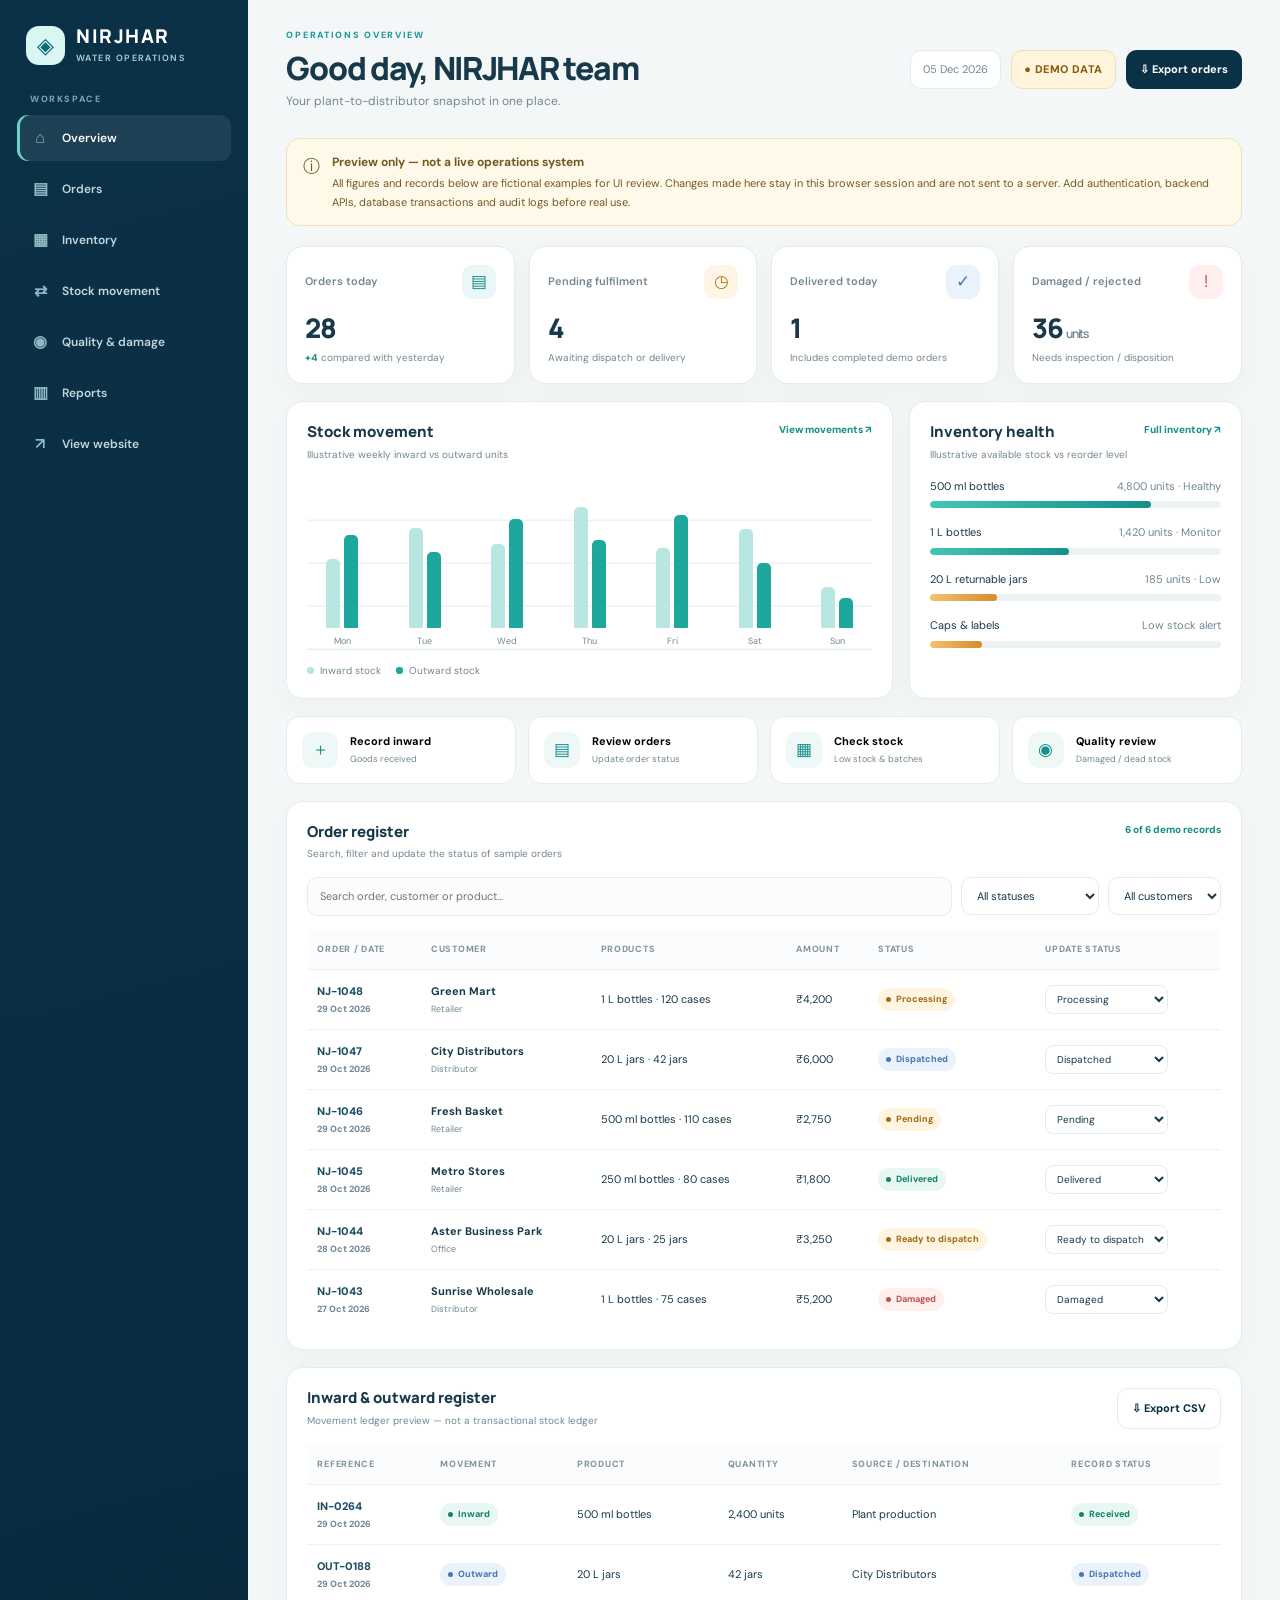
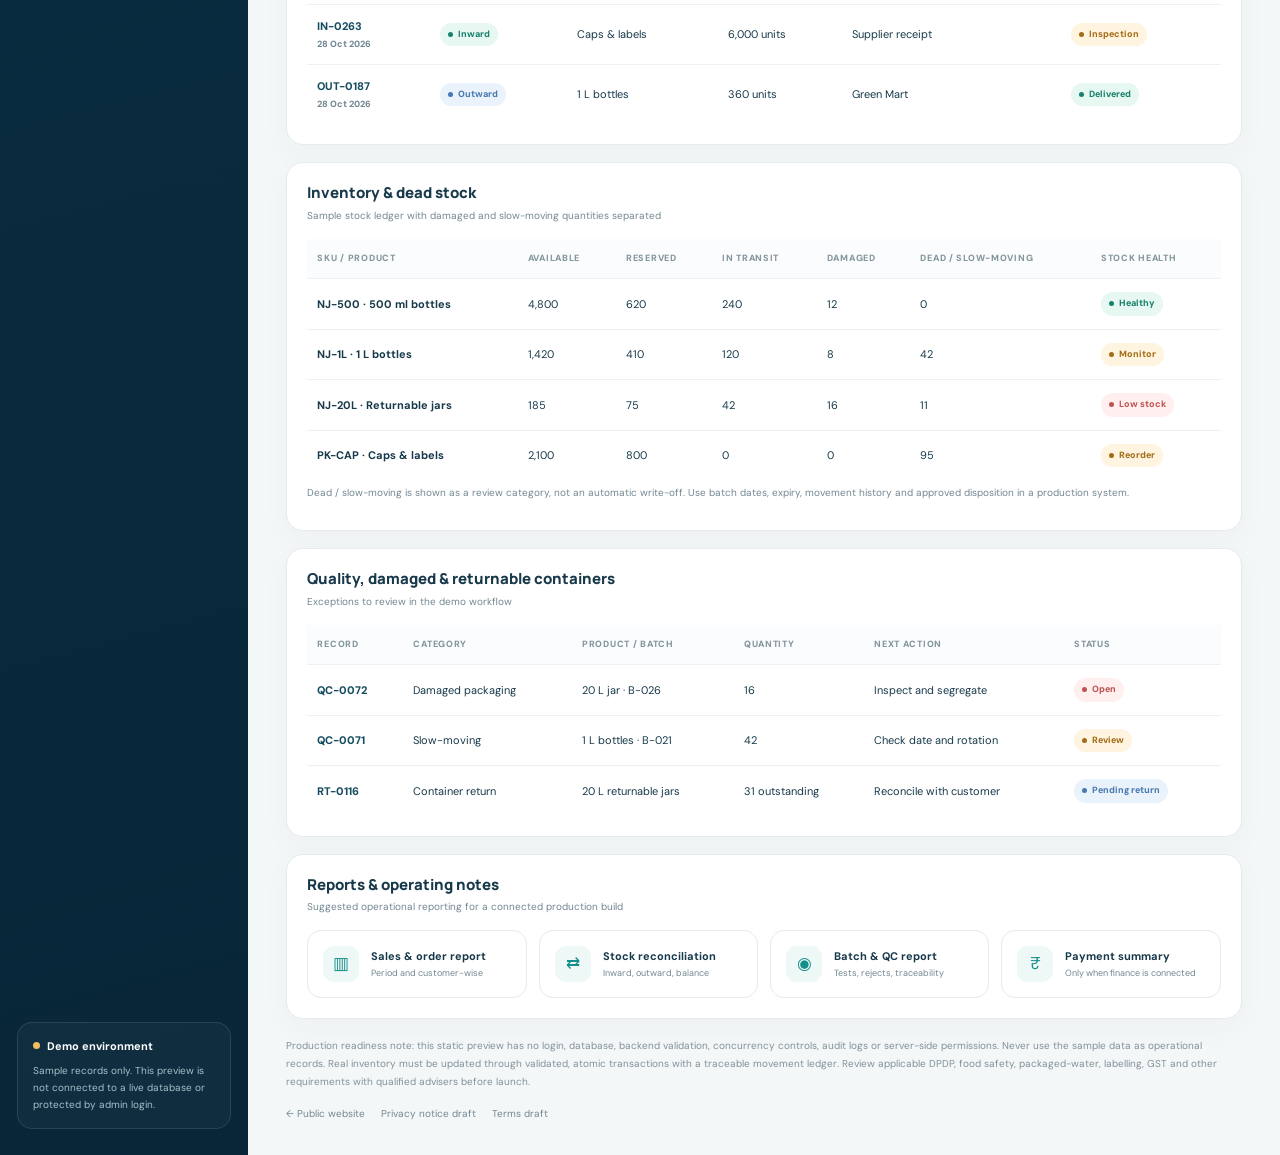
<file: admin.html>
<!doctype html>
<html lang="en">
<head>
<meta charset="utf-8"><meta name="viewport" content="width=device-width,initial-scale=1">
<meta name="theme-color" content="#0b3147"><title>NIRJHAR | Operations Dashboard Preview</title>
<link rel="preconnect" href="https://fonts.googleapis.com"><link rel="preconnect" href="https://fonts.gstatic.com" crossorigin><link href="https://fonts.googleapis.com/css2?family=DM+Sans:wght@400;500;600;700&family=Manrope:wght@500;600;700;800&display=swap" rel="stylesheet">
<style>
:root{--navy:#0b3147;--navy2:#164c61;--teal:#16a89d;--mint:#e5f7f3;--bg:#f4f7f8;--ink:#17394a;--muted:#728792;--line:#e4ecef;--white:#fff;--amber:#bd7b19;--red:#c45454;--shadow:0 10px 30px #183b4b08}*{box-sizing:border-box}html{scroll-behavior:smooth;scroll-padding-top:22px}body{margin:0;font:14px/1.5 'DM Sans',sans-serif;background:var(--bg);color:var(--ink)}button,input,select{font:inherit}button,a{touch-action:manipulation}a{color:inherit;text-decoration:none}.layout{display:grid;grid-template-columns:248px minmax(0,1fr);min-height:100vh}.side{background:linear-gradient(165deg,#0b3147,#082638);color:#fff;padding:26px 17px;display:flex;flex-direction:column;gap:28px}.brand{display:flex;gap:11px;align-items:center;padding:0 9px}.brand-icon{width:39px;height:39px;border-radius:13px;background:#d9f6f2;color:#0a6c78;display:grid;place-items:center;font-size:22px}.brand-name{font:800 19px/1.1 Manrope,sans-serif;letter-spacing:.08em}.brand small{display:block;color:#a8d7da;font:600 9px/1.6 'DM Sans',sans-serif;letter-spacing:.16em;margin-top:4px}.nav-label{padding:0 13px;color:#7ea4b1;font-size:9px;font-weight:800;letter-spacing:.18em;text-transform:uppercase;margin-bottom:8px}.nav{display:grid;gap:5px}.nav a{display:flex;align-items:center;gap:12px;padding:11px 13px;border-radius:11px;color:#c3d7df;font-size:12px;font-weight:600;transition:background .2s,color .2s}.nav a:hover,.nav a.active{background:#ffffff14;color:#fff}.nav a.active{box-shadow:inset 3px 0 #62d3c7}.nav-ico{width:20px;text-align:center;font-size:16px;color:#8db9c4}.side-bottom{margin-top:auto;border:1px solid #ffffff1b;background:#ffffff09;border-radius:15px;padding:15px}.status-line{display:flex;align-items:center;gap:7px;font-size:11px;font-weight:700}.status-dot{width:7px;height:7px;background:#f0bd61;border-radius:50%}.side-bottom p{font-size:10px;color:#a5c0ca;margin:8px 0 0;line-height:1.7}.main{min-width:0;padding:29px clamp(18px,3vw,42px) 34px}.topbar{display:flex;align-items:center;justify-content:space-between;gap:16px;margin-bottom:28px}.heading-kicker{color:#179b98;font-size:9px;font-weight:800;letter-spacing:.19em;text-transform:uppercase}.topbar h1{font:800 clamp(24px,2.6vw,32px)/1.2 Manrope,sans-serif;letter-spacing:-.04em;margin:6px 0 5px}.subhead{font-size:12px;color:var(--muted)}.top-actions{display:flex;align-items:center;gap:10px}.date-chip,.demo-chip{border:1px solid var(--line);background:white;padding:10px 12px;border-radius:11px;font-size:11px;color:var(--muted);white-space:nowrap}.demo-chip{background:#fff4dc;border-color:#f2dfb3;color:#8a5c12;font-weight:800;letter-spacing:.04em}.button{border:0;background:var(--navy);color:#fff;padding:11px 14px;border-radius:11px;font-size:11px;font-weight:800;cursor:pointer;display:inline-flex;align-items:center;justify-content:center;gap:8px}.button:hover{background:#164c61}.button.secondary{background:#fff;color:var(--navy);border:1px solid var(--line)}.button:focus-visible,input:focus-visible,select:focus-visible{outline:3px solid #69cfc6;outline-offset:2px}.banner{display:flex;align-items:flex-start;gap:12px;background:#fff9ea;border:1px solid #f0e0b8;color:#735a25;border-radius:14px;padding:13px 16px;margin-bottom:20px;font-size:11px;line-height:1.7}.banner strong{display:block;font-size:12px;margin-bottom:2px}.banner-icon{font-size:17px}.kpis{display:grid;grid-template-columns:repeat(4,minmax(0,1fr));gap:14px}.kpi{background:white;border:1px solid var(--line);border-radius:17px;padding:18px;box-shadow:var(--shadow);min-width:0}.kpi-top{display:flex;justify-content:space-between;align-items:center;gap:8px}.kpi-label{color:var(--muted);font-size:11px;font-weight:600}.kpi-icon{width:34px;height:34px;display:grid;place-items:center;border-radius:11px;background:#eaf7f6;color:#168f8a;font-size:17px}.kpi-icon.amber{background:#fff5e6;color:#b8791d}.kpi-icon.blue{background:#eaf2fb;color:#487ab4}.kpi-icon.red{background:#fff0ef;color:#c45454}.kpi-value{font:800 27px/1.2 Manrope,sans-serif;letter-spacing:-.05em;margin:13px 0 6px}.kpi-foot{font-size:10px;color:var(--muted)}.kpi-foot b{color:#188a7b}.panels{display:grid;grid-template-columns:minmax(0,1.55fr) minmax(260px,.85fr);gap:16px;margin-top:17px}.panel{background:#fff;border:1px solid var(--line);border-radius:17px;padding:20px;min-width:0;box-shadow:var(--shadow)}.panel-head{display:flex;align-items:flex-start;justify-content:space-between;gap:12px;margin-bottom:16px}.panel h2{font:800 15px/1.3 Manrope,sans-serif;margin:0}.panel-sub{color:var(--muted);font-size:10px;margin-top:5px}.tiny-link{color:#168f8a;font-size:10px;font-weight:800;white-space:nowrap}.activity-chart{height:172px;display:flex;align-items:end;gap:clamp(7px,1.5vw,17px);padding:13px 2px 0;border-bottom:1px solid var(--line);background:repeating-linear-gradient(to bottom,transparent 0,transparent 41px,#edf2f4 42px,#edf2f4 43px)}.chart-col{height:100%;flex:1;display:flex;align-items:center;justify-content:end;flex-direction:column;gap:7px;min-width:0}.bar-pair{height:calc(100% - 18px);width:100%;display:flex;align-items:end;justify-content:center;gap:4px}.bar-pair i{display:block;width:min(14px,42%);border-radius:5px 5px 1px 1px;background:#b8e7e1}.bar-pair i:nth-child(2){background:#1da79d}.chart-col label{font-size:9px;color:var(--muted);padding-bottom:0}.legend{display:flex;gap:15px;margin-top:13px;font-size:10px;color:var(--muted)}.legend span{display:flex;align-items:center;gap:6px}.legend i{width:7px;height:7px;border-radius:3px;background:#b8e7e1}.legend .teal{background:#1da79d}.stock-list{display:grid;gap:16px}.stock-item-head{display:flex;justify-content:space-between;gap:10px;font-size:11px;margin-bottom:7px}.stock-item-head span:last-child{color:var(--muted)}.progress{height:7px;background:#edf2f4;border-radius:20px;overflow:hidden}.progress span{height:100%;display:block;background:linear-gradient(90deg,#42c6b6,#158f8b);border-radius:20px}.progress.low span{background:linear-gradient(90deg,#f4c16d,#d58c2d)}.quick-grid{display:grid;grid-template-columns:repeat(4,minmax(0,1fr));gap:12px;margin-top:17px}.quick-action{background:white;border:1px solid var(--line);border-radius:14px;padding:15px;text-align:left;cursor:pointer;display:flex;align-items:center;gap:12px;min-width:0}.quick-action:hover{border-color:#a9dcd7;box-shadow:var(--shadow)}.quick-icon{width:36px;height:36px;flex:0 0 36px;border-radius:11px;background:#edf8f7;color:#168f8a;display:grid;place-items:center;font-size:17px}.quick-action b,.quick-action small{display:block}.quick-action b{font-size:11px}.quick-action small{font-size:9px;color:var(--muted);margin-top:3px}.data-panel{margin-top:17px}.toolbar{display:flex;align-items:center;gap:9px;flex-wrap:wrap;margin:14px 0}.search{position:relative;flex:1;min-width:170px}.search input{width:100%;border:1px solid var(--line);border-radius:10px;padding:10px 12px;background:#fbfcfd;color:var(--ink);font-size:11px}.toolbar select{border:1px solid var(--line);border-radius:10px;padding:10px 11px;background:#fff;color:var(--ink);font-size:11px}.table-wrap{overflow:auto;width:100%}table{border-collapse:collapse;width:100%;white-space:nowrap}th,td{text-align:left;padding:13px 10px;border-bottom:1px solid #edf1f3;font-size:11px}th{font-size:9px;letter-spacing:.08em;text-transform:uppercase;color:#82949c;font-weight:800;background:#fbfcfd}tbody tr:last-child td{border-bottom:0}tbody tr:hover{background:#fbfdfd}.order-id{font-weight:800;color:#164c61}.customer{font-weight:700}.subcell{display:block;font-size:9px;color:var(--muted);margin-top:3px}.pill{display:inline-flex;align-items:center;gap:5px;border-radius:100px;padding:5px 8px;font-size:9px;font-weight:800;background:#e7f7f1;color:#18816d}.pill:before{content:"";width:5px;height:5px;border-radius:50%;background:currentColor}.pill.pending{background:#fff4df;color:#a36c17}.pill.transit{background:#eaf2fb;color:#4778b1}.pill.danger{background:#fff0ef;color:#bd5353}.pill.neutral{background:#eef2f4;color:#607681}.status-select{border:1px solid var(--line);border-radius:8px;padding:6px 7px;background:#fff;font-size:10px;color:var(--ink);max-width:145px}.empty{padding:28px;text-align:center;color:var(--muted);font-size:12px}.section-anchor{scroll-margin-top:20px}.footnote{font-size:10px;color:#80919a;margin:18px 0 0;line-height:1.8}.footer-links{display:flex;gap:16px;flex-wrap:wrap;margin-top:15px;font-size:10px;color:var(--muted)}.toast{position:fixed;right:22px;bottom:22px;background:#0b3147;color:#fff;padding:13px 17px;border-radius:12px;box-shadow:0 12px 32px #001d2a33;font-size:12px;z-index:5;display:none;max-width:min(400px,calc(100vw - 40px))}.toast.show{display:block}.mobile-brand{display:none}
@media(max-width:1100px){.layout{grid-template-columns:210px minmax(0,1fr)}.side{padding:22px 12px}.kpis{grid-template-columns:repeat(2,minmax(0,1fr))}.panels{grid-template-columns:1fr}.quick-grid{grid-template-columns:repeat(2,minmax(0,1fr))}}
@media(max-width:650px){.layout{display:block}.side{padding:13px 14px;gap:12px}.brand{padding:0 2px}.brand-icon{width:34px;height:34px}.brand-name{font-size:16px}.nav-label,.side-bottom{display:none}.nav{display:flex;overflow:auto;gap:5px}.nav a{flex:0 0 auto;padding:9px 10px;font-size:10px}.nav-ico{display:none}.main{padding:22px 14px}.topbar{align-items:flex-start;flex-direction:column;margin-bottom:18px}.top-actions{width:100%;flex-wrap:wrap}.date-chip{display:none}.demo-chip{font-size:9px}.kpis{gap:9px}.kpi{padding:13px;border-radius:14px}.kpi-value{font-size:23px}.kpi-label{font-size:10px}.kpi-icon{width:29px;height:29px}.panel{padding:15px;border-radius:14px}.quick-grid{gap:8px}.quick-action{padding:11px;gap:8px}.quick-icon{width:30px;height:30px;flex-basis:30px}.quick-action b{font-size:10px}.banner{padding:11px}.table-wrap{margin:0 -3px}.toolbar{align-items:stretch}.search{flex-basis:100%}.toolbar select{flex:1;min-width:0}.activity-chart{gap:5px}.footnote{font-size:9px}}
@media(prefers-reduced-motion:reduce){html{scroll-behavior:auto}*,*:before,*:after{transition:none!important}}
</style></head>
<body><div class="layout">
<aside class="side"><a class="brand" href="index.html"><span class="brand-icon">◈</span><span class="brand-name">NIRJHAR<small>WATER OPERATIONS</small></span></a>
<div><div class="nav-label">Workspace</div><nav class="nav" aria-label="Dashboard navigation"><a class="active" href="#overview"><span class="nav-ico">⌂</span>Overview</a><a href="#orders"><span class="nav-ico">▤</span>Orders</a><a href="#inventory"><span class="nav-ico">▦</span>Inventory</a><a href="#movement"><span class="nav-ico">⇄</span>Stock movement</a><a href="#quality"><span class="nav-ico">◉</span>Quality & damage</a><a href="#reports"><span class="nav-ico">▥</span>Reports</a><a href="index.html"><span class="nav-ico">↗</span>View website</a></nav></div>
<div class="side-bottom"><div class="status-line"><span class="status-dot"></span> Demo environment</div><p>Sample records only. This preview is not connected to a live database or protected by admin login.</p></div></aside>
<main class="main" id="overview"><header class="topbar"><div><div class="heading-kicker">Operations overview</div><h1>Good day, NIRJHAR team</h1><div class="subhead">Your plant-to-distributor snapshot in one place.</div></div><div class="top-actions"><span class="date-chip" id="todayLabel">Today</span><span class="demo-chip">● DEMO DATA</span><button class="button" id="exportOrders">⇩ Export orders</button></div></header>
<div class="banner"><span class="banner-icon">ⓘ</span><div><strong>Preview only — not a live operations system</strong>All figures and records below are fictional examples for UI review. Changes made here stay in this browser session and are not sent to a server. Add authentication, backend APIs, database transactions and audit logs before real use.</div></div>
<section class="kpis" aria-label="Operations metrics">
<div class="kpi"><div class="kpi-top"><span class="kpi-label">Orders today</span><span class="kpi-icon">▤</span></div><div class="kpi-value" id="metricOrders">28</div><div class="kpi-foot"><b>+4</b> compared with yesterday</div></div>
<div class="kpi"><div class="kpi-top"><span class="kpi-label">Pending fulfilment</span><span class="kpi-icon amber">◷</span></div><div class="kpi-value" id="metricPending">7</div><div class="kpi-foot">Awaiting dispatch or delivery</div></div>
<div class="kpi"><div class="kpi-top"><span class="kpi-label">Delivered today</span><span class="kpi-icon blue">✓</span></div><div class="kpi-value" id="metricDelivered">16</div><div class="kpi-foot">Includes completed demo orders</div></div>
<div class="kpi"><div class="kpi-top"><span class="kpi-label">Damaged / rejected</span><span class="kpi-icon red">!</span></div><div class="kpi-value">36 <small style="font-size:12px;color:var(--muted);font-weight:600">units</small></div><div class="kpi-foot">Needs inspection / disposition</div></div>
</section>
<section class="panels"><article class="panel"><div class="panel-head"><div><h2>Stock movement</h2><div class="panel-sub">Illustrative weekly inward vs outward units</div></div><a class="tiny-link" href="#movement">View movements ↗</a></div><div class="activity-chart" aria-label="Illustrative stock movement chart"><div class="chart-col"><div class="bar-pair"><i style="height:50%"></i><i style="height:68%"></i></div><label>Mon</label></div><div class="chart-col"><div class="bar-pair"><i style="height:73%"></i><i style="height:55%"></i></div><label>Tue</label></div><div class="chart-col"><div class="bar-pair"><i style="height:61%"></i><i style="height:79%"></i></div><label>Wed</label></div><div class="chart-col"><div class="bar-pair"><i style="height:88%"></i><i style="height:64%"></i></div><label>Thu</label></div><div class="chart-col"><div class="bar-pair"><i style="height:58%"></i><i style="height:82%"></i></div><label>Fri</label></div><div class="chart-col"><div class="bar-pair"><i style="height:72%"></i><i style="height:47%"></i></div><label>Sat</label></div><div class="chart-col"><div class="bar-pair"><i style="height:30%"></i><i style="height:22%"></i></div><label>Sun</label></div></div><div class="legend"><span><i></i> Inward stock</span><span><i class="teal"></i> Outward stock</span></div></article>
<article class="panel" id="inventory"><div class="panel-head"><div><h2>Inventory health</h2><div class="panel-sub">Illustrative available stock vs reorder level</div></div><a class="tiny-link" href="#stockTable">Full inventory ↗</a></div><div class="stock-list"><div><div class="stock-item-head"><span>500 ml bottles</span><span>4,800 units · Healthy</span></div><div class="progress"><span style="width:76%"></span></div></div><div><div class="stock-item-head"><span>1 L bottles</span><span>1,420 units · Monitor</span></div><div class="progress"><span style="width:48%"></span></div></div><div><div class="stock-item-head"><span>20 L returnable jars</span><span>185 units · Low</span></div><div class="progress low"><span style="width:23%"></span></div></div><div><div class="stock-item-head"><span>Caps & labels</span><span>Low stock alert</span></div><div class="progress low"><span style="width:18%"></span></div></div></div></article></section>
<section class="quick-grid" aria-label="Quick actions"><button class="quick-action" data-jump="movement"><span class="quick-icon">＋</span><span><b>Record inward</b><small>Goods received</small></span></button><button class="quick-action" data-jump="orders"><span class="quick-icon">▤</span><span><b>Review orders</b><small>Update order status</small></span></button><button class="quick-action" data-jump="stockTable"><span class="quick-icon">▦</span><span><b>Check stock</b><small>Low stock & batches</small></span></button><button class="quick-action" data-jump="quality"><span class="quick-icon">◉</span><span><b>Quality review</b><small>Damaged / dead stock</small></span></button></section>
<section class="panel data-panel section-anchor" id="orders"><div class="panel-head"><div><h2>Order register</h2><div class="panel-sub">Search, filter and update the status of sample orders</div></div><span class="tiny-link" id="orderCount">6 demo records</span></div><div class="toolbar"><div class="search"><input id="orderSearch" type="search" placeholder="Search order, customer or product…" aria-label="Search orders"></div><select id="statusFilter" aria-label="Filter by order status"><option value="all">All statuses</option><option>Pending</option><option>Processing</option><option>Ready to dispatch</option><option>Dispatched</option><option>Delivered</option><option>Damaged</option></select><select id="typeFilter" aria-label="Filter by customer type"><option value="all">All customers</option><option>Retailer</option><option>Distributor</option><option>Office</option></select></div><div class="table-wrap"><table><thead><tr><th>Order / date</th><th>Customer</th><th>Products</th><th>Amount</th><th>Status</th><th>Update status</th></tr></thead><tbody id="ordersBody"></tbody></table><div class="empty" id="ordersEmpty" hidden>No matching orders. Try another search or filter.</div></div></section>
<section class="panel data-panel section-anchor" id="movement"><div class="panel-head"><div><h2>Inward & outward register</h2><div class="panel-sub">Movement ledger preview — not a transactional stock ledger</div></div><button class="button secondary" id="exportMovement">⇩ Export CSV</button></div><div class="table-wrap"><table><thead><tr><th>Reference</th><th>Movement</th><th>Product</th><th>Quantity</th><th>Source / destination</th><th>Record status</th></tr></thead><tbody><tr><td class="order-id">IN-0264<span class="subcell">29 Oct 2026</span></td><td><span class="pill">Inward</span></td><td>500 ml bottles</td><td>2,400 units</td><td>Plant production</td><td><span class="pill">Received</span></td></tr><tr><td class="order-id">OUT-0188<span class="subcell">29 Oct 2026</span></td><td><span class="pill transit">Outward</span></td><td>20 L jars</td><td>42 jars</td><td>City Distributors</td><td><span class="pill transit">Dispatched</span></td></tr><tr><td class="order-id">IN-0263<span class="subcell">28 Oct 2026</span></td><td><span class="pill">Inward</span></td><td>Caps & labels</td><td>6,000 units</td><td>Supplier receipt</td><td><span class="pill pending">Inspection</span></td></tr><tr><td class="order-id">OUT-0187<span class="subcell">28 Oct 2026</span></td><td><span class="pill transit">Outward</span></td><td>1 L bottles</td><td>360 units</td><td>Green Mart</td><td><span class="pill">Delivered</span></td></tr></tbody></table></div></section>
<section class="panel data-panel section-anchor" id="stockTable"><div class="panel-head"><div><h2>Inventory & dead stock</h2><div class="panel-sub">Sample stock ledger with damaged and slow-moving quantities separated</div></div></div><div class="table-wrap"><table><thead><tr><th>SKU / product</th><th>Available</th><th>Reserved</th><th>In transit</th><th>Damaged</th><th>Dead / slow-moving</th><th>Stock health</th></tr></thead><tbody><tr><td class="customer">NJ-500 · 500 ml bottles</td><td>4,800</td><td>620</td><td>240</td><td>12</td><td>0</td><td><span class="pill">Healthy</span></td></tr><tr><td class="customer">NJ-1L · 1 L bottles</td><td>1,420</td><td>410</td><td>120</td><td>8</td><td>42</td><td><span class="pill pending">Monitor</span></td></tr><tr><td class="customer">NJ-20L · Returnable jars</td><td>185</td><td>75</td><td>42</td><td>16</td><td>11</td><td><span class="pill danger">Low stock</span></td></tr><tr><td class="customer">PK-CAP · Caps & labels</td><td>2,100</td><td>800</td><td>0</td><td>0</td><td>95</td><td><span class="pill pending">Reorder</span></td></tr></tbody></table></div><p class="panel-sub">Dead / slow-moving is shown as a review category, not an automatic write-off. Use batch dates, expiry, movement history and approved disposition in a production system.</p></section>
<section class="panel data-panel section-anchor" id="quality"><div class="panel-head"><div><h2>Quality, damaged & returnable containers</h2><div class="panel-sub">Exceptions to review in the demo workflow</div></div></div><div class="table-wrap"><table><thead><tr><th>Record</th><th>Category</th><th>Product / batch</th><th>Quantity</th><th>Next action</th><th>Status</th></tr></thead><tbody><tr><td class="order-id">QC-0072</td><td>Damaged packaging</td><td>20 L jar · B-026</td><td>16</td><td>Inspect and segregate</td><td><span class="pill danger">Open</span></td></tr><tr><td class="order-id">QC-0071</td><td>Slow-moving</td><td>1 L bottles · B-021</td><td>42</td><td>Check date and rotation</td><td><span class="pill pending">Review</span></td></tr><tr><td class="order-id">RT-0116</td><td>Container return</td><td>20 L returnable jars</td><td>31 outstanding</td><td>Reconcile with customer</td><td><span class="pill transit">Pending return</span></td></tr></tbody></table></div></section>
<section class="panel data-panel section-anchor" id="reports"><div class="panel-head"><div><h2>Reports & operating notes</h2><div class="panel-sub">Suggested operational reporting for a connected production build</div></div></div><div class="quick-grid" style="margin-top:0"><div class="quick-action"><span class="quick-icon">▥</span><span><b>Sales & order report</b><small>Period and customer-wise</small></span></div><div class="quick-action"><span class="quick-icon">⇄</span><span><b>Stock reconciliation</b><small>Inward, outward, balance</small></span></div><div class="quick-action"><span class="quick-icon">◉</span><span><b>Batch & QC report</b><small>Tests, rejects, traceability</small></span></div><div class="quick-action"><span class="quick-icon">₹</span><span><b>Payment summary</b><small>Only when finance is connected</small></span></div></div></section>
<p class="footnote">Production readiness note: this static preview has no login, database, backend validation, concurrency controls, audit logs or server-side permissions. Never use the sample data as operational records. Real inventory must be updated through validated, atomic transactions with a traceable movement ledger. Review applicable DPDP, food safety, packaged-water, labelling, GST and other requirements with qualified advisers before launch.</p><div class="footer-links"><a href="index.html">← Public website</a><a href="privacy.html">Privacy notice draft</a><a href="terms.html">Terms draft</a></div>
</main></div><div class="toast" id="toast" role="status" aria-live="polite"></div>
<script>
const orders=[
{id:'NJ-1048',date:'29 Oct 2026',customer:'Green Mart',type:'Retailer',product:'1 L bottles · 120 cases',amount:4200,status:'Processing'},
{id:'NJ-1047',date:'29 Oct 2026',customer:'City Distributors',type:'Distributor',product:'20 L jars · 42 jars',amount:6000,status:'Dispatched'},
{id:'NJ-1046',date:'29 Oct 2026',customer:'Fresh Basket',type:'Retailer',product:'500 ml bottles · 110 cases',amount:2750,status:'Pending'},
{id:'NJ-1045',date:'28 Oct 2026',customer:'Metro Stores',type:'Retailer',product:'250 ml bottles · 80 cases',amount:1800,status:'Delivered'},
{id:'NJ-1044',date:'28 Oct 2026',customer:'Aster Business Park',type:'Office',product:'20 L jars · 25 jars',amount:3250,status:'Ready to dispatch'},
{id:'NJ-1043',date:'27 Oct 2026',customer:'Sunrise Wholesale',type:'Distributor',product:'1 L bottles · 75 cases',amount:5200,status:'Damaged'}
];
const statuses=['Pending','Processing','Ready to dispatch','Dispatched','Delivered','Damaged'];
const body=document.getElementById('ordersBody'), search=document.getElementById('orderSearch'), statusFilter=document.getElementById('statusFilter'), typeFilter=document.getElementById('typeFilter'), empty=document.getElementById('ordersEmpty'), count=document.getElementById('orderCount');
function pillClass(status){if(status==='Delivered')return '';if(status==='Pending'||status==='Processing'||status==='Ready to dispatch')return 'pending';if(status==='Dispatched')return 'transit';if(status==='Damaged')return 'danger';return 'neutral'}
function renderOrders(){const q=search.value.trim().toLowerCase(),sf=statusFilter.value,tf=typeFilter.value;const filtered=orders.filter(o=>(sf==='all'||o.status===sf)&&(tf==='all'||o.type===tf)&&[o.id,o.customer,o.product,o.type].some(v=>v.toLowerCase().includes(q)));body.innerHTML=filtered.map(o=>`<tr><td class="order-id">${o.id}<span class="subcell">${o.date}</span></td><td><span class="customer">${o.customer}</span><span class="subcell">${o.type}</span></td><td>${o.product}</td><td>₹${o.amount.toLocaleString('en-IN')}</td><td><span class="pill ${pillClass(o.status)}">${o.status}</span></td><td><select class="status-select" data-order="${o.id}" aria-label="Update status for ${o.id}">${statuses.map(s=>`<option ${s===o.status?'selected':''}>${s}</option>`).join('')}</select></td></tr>`).join('');empty.hidden=filtered.length>0;count.textContent=`${filtered.length} of ${orders.length} demo records`;document.getElementById('metricPending').textContent=orders.filter(o=>['Pending','Processing','Ready to dispatch','Dispatched'].includes(o.status)).length;document.getElementById('metricDelivered').textContent=orders.filter(o=>o.status==='Delivered').length;}
function notify(message){const t=document.getElementById('toast');t.textContent=message;t.classList.add('show');clearTimeout(window.toastTimer);window.toastTimer=setTimeout(()=>t.classList.remove('show'),3500)}
search.addEventListener('input',renderOrders);statusFilter.addEventListener('change',renderOrders);typeFilter.addEventListener('change',renderOrders);
body.addEventListener('change',e=>{if(!e.target.matches('.status-select'))return;const order=orders.find(o=>o.id===e.target.dataset.order);if(order){order.status=e.target.value;renderOrders();notify(`${order.id} status updated in this demo only.`)}});
document.querySelectorAll('[data-jump]').forEach(b=>b.addEventListener('click',()=>document.getElementById(b.dataset.jump).scrollIntoView({behavior:'smooth',block:'start'})));
document.getElementById('todayLabel').textContent=new Intl.DateTimeFormat('en-IN',{day:'2-digit',month:'short',year:'numeric'}).format(new Date());
function downloadCSV(filename,rows){const csv=rows.map(row=>row.map(v=>'"'+String(v??'').replaceAll('"','""')+'"').join(',')).join('\r\n');const blob=new Blob([csv],{type:'text/csv;charset=utf-8;'}),url=URL.createObjectURL(blob),a=document.createElement('a');a.href=url;a.download=filename;a.click();URL.revokeObjectURL(url);notify('CSV exported from demo data.');}
document.getElementById('exportOrders').addEventListener('click',()=>downloadCSV('nirjhar-demo-orders.csv',[['Order ID','Date','Customer','Customer type','Product','Amount INR','Status'],...orders.map(o=>[o.id,o.date,o.customer,o.type,o.product,o.amount,o.status])]));
document.getElementById('exportMovement').addEventListener('click',()=>downloadCSV('nirjhar-demo-stock-movement.csv',[['Reference','Date','Movement','Product','Quantity','Source / destination','Status'],['IN-0264','29 Oct 2026','Inward','500 ml bottles','2400 units','Plant production','Received'],['OUT-0188','29 Oct 2026','Outward','20 L jars','42 jars','City Distributors','Dispatched'],['IN-0263','28 Oct 2026','Inward','Caps & labels','6000 units','Supplier receipt','Inspection'],['OUT-0187','28 Oct 2026','Outward','1 L bottles','360 units','Green Mart','Delivered']]));
renderOrders();
</script></body></html>
</file>
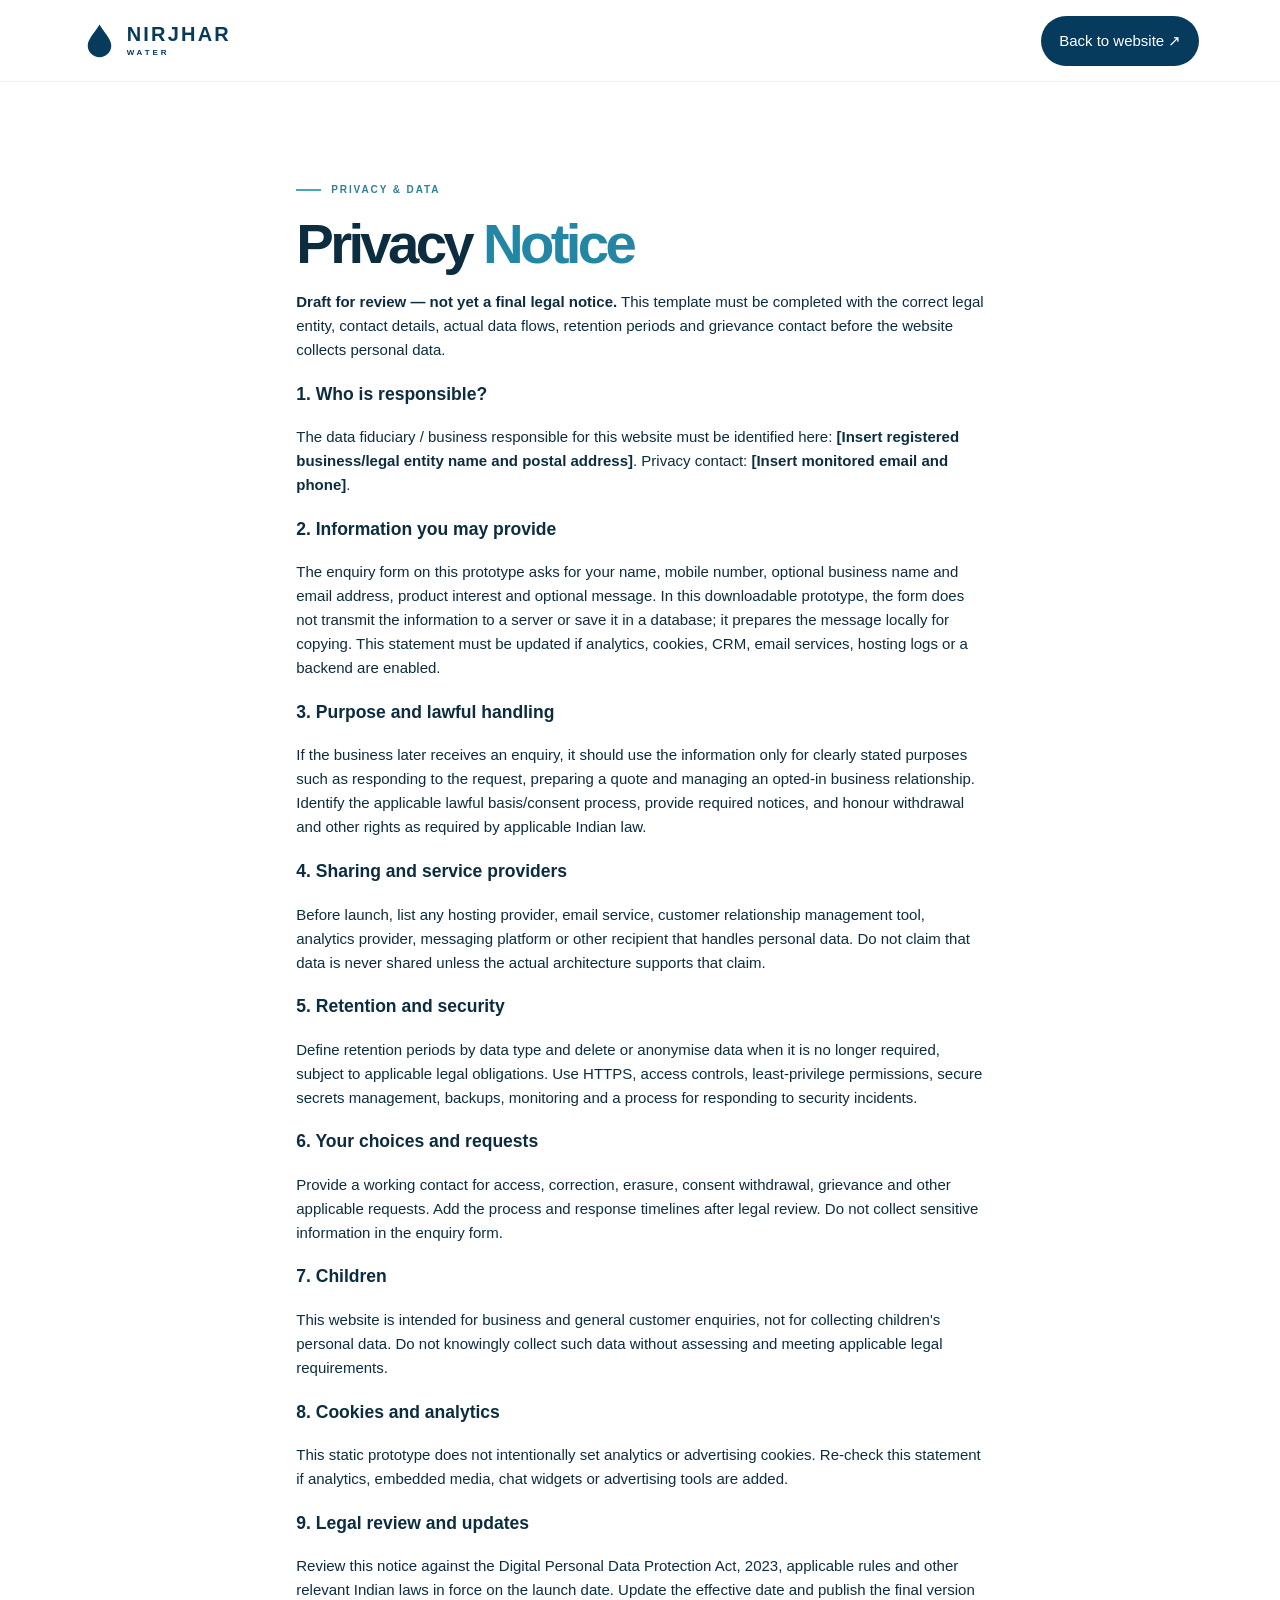
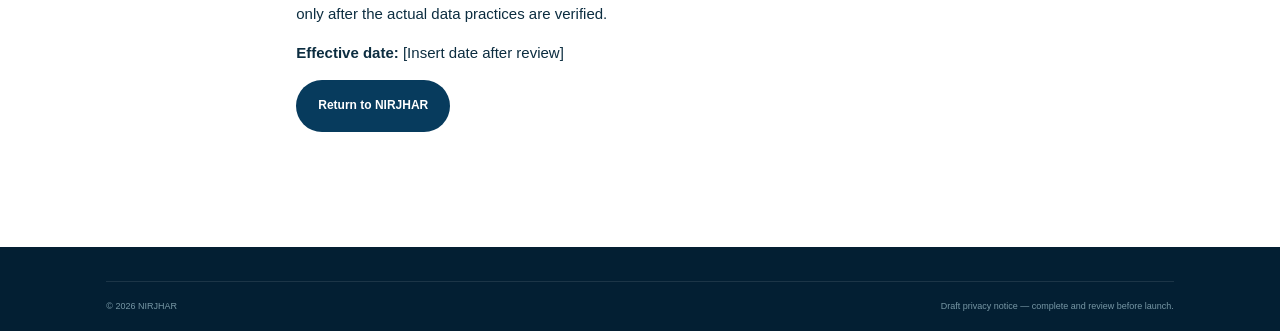
<file: privacy.html>
<!doctype html>
<html lang="en"><head><meta charset="utf-8"><meta name="viewport" content="width=device-width,initial-scale=1"><meta name="robots" content="noindex,follow"><title>Privacy Notice | NIRJHAR</title><link rel="stylesheet" href="styles.css"></head><body>
<header class="site-header"><a class="brand" href="index.html"><span class="brand-mark"><svg viewBox="0 0 44 44"><path d="M22 3C17 12 8 20 8 28a14 14 0 0 0 28 0C36 20 27 12 22 3Z" fill="currentColor"/></svg></span><span class="brand-name">NIRJHAR<span>WATER</span></span></a><a class="nav-cta" href="index.html">Back to website ↗</a></header>
<main class="section" style="max-width:900px;margin:auto"><div class="eyebrow"><span class="eyebrow-line"></span> PRIVACY & DATA</div><h2>Privacy <em>Notice</em></h2>
<p><b>Draft for review — not yet a final legal notice.</b> This template must be completed with the correct legal entity, contact details, actual data flows, retention periods and grievance contact before the website collects personal data.</p>
<h3>1. Who is responsible?</h3><p>The data fiduciary / business responsible for this website must be identified here: <b>[Insert registered business/legal entity name and postal address]</b>. Privacy contact: <b>[Insert monitored email and phone]</b>.</p>
<h3>2. Information you may provide</h3><p>The enquiry form on this prototype asks for your name, mobile number, optional business name and email address, product interest and optional message. In this downloadable prototype, the form does not transmit the information to a server or save it in a database; it prepares the message locally for copying. This statement must be updated if analytics, cookies, CRM, email services, hosting logs or a backend are enabled.</p>
<h3>3. Purpose and lawful handling</h3><p>If the business later receives an enquiry, it should use the information only for clearly stated purposes such as responding to the request, preparing a quote and managing an opted-in business relationship. Identify the applicable lawful basis/consent process, provide required notices, and honour withdrawal and other rights as required by applicable Indian law.</p>
<h3>4. Sharing and service providers</h3><p>Before launch, list any hosting provider, email service, customer relationship management tool, analytics provider, messaging platform or other recipient that handles personal data. Do not claim that data is never shared unless the actual architecture supports that claim.</p>
<h3>5. Retention and security</h3><p>Define retention periods by data type and delete or anonymise data when it is no longer required, subject to applicable legal obligations. Use HTTPS, access controls, least-privilege permissions, secure secrets management, backups, monitoring and a process for responding to security incidents.</p>
<h3>6. Your choices and requests</h3><p>Provide a working contact for access, correction, erasure, consent withdrawal, grievance and other applicable requests. Add the process and response timelines after legal review. Do not collect sensitive information in the enquiry form.</p>
<h3>7. Children</h3><p>This website is intended for business and general customer enquiries, not for collecting children's personal data. Do not knowingly collect such data without assessing and meeting applicable legal requirements.</p>
<h3>8. Cookies and analytics</h3><p>This static prototype does not intentionally set analytics or advertising cookies. Re-check this statement if analytics, embedded media, chat widgets or advertising tools are added.</p>
<h3>9. Legal review and updates</h3><p>Review this notice against the Digital Personal Data Protection Act, 2023, applicable rules and other relevant Indian laws in force on the launch date. Update the effective date and publish the final version only after the actual data practices are verified.</p>
<p><b>Effective date:</b> [Insert date after review]</p><p><a class="button button-primary" href="index.html">Return to NIRJHAR</a></p></main>
<footer class="site-footer"><div class="footer-bottom"><span>© <span id="year"></span> NIRJHAR</span><span>Draft privacy notice — complete and review before launch.</span></div></footer><script>document.getElementById('year').textContent=new Date().getFullYear()</script></body></html>
</file>
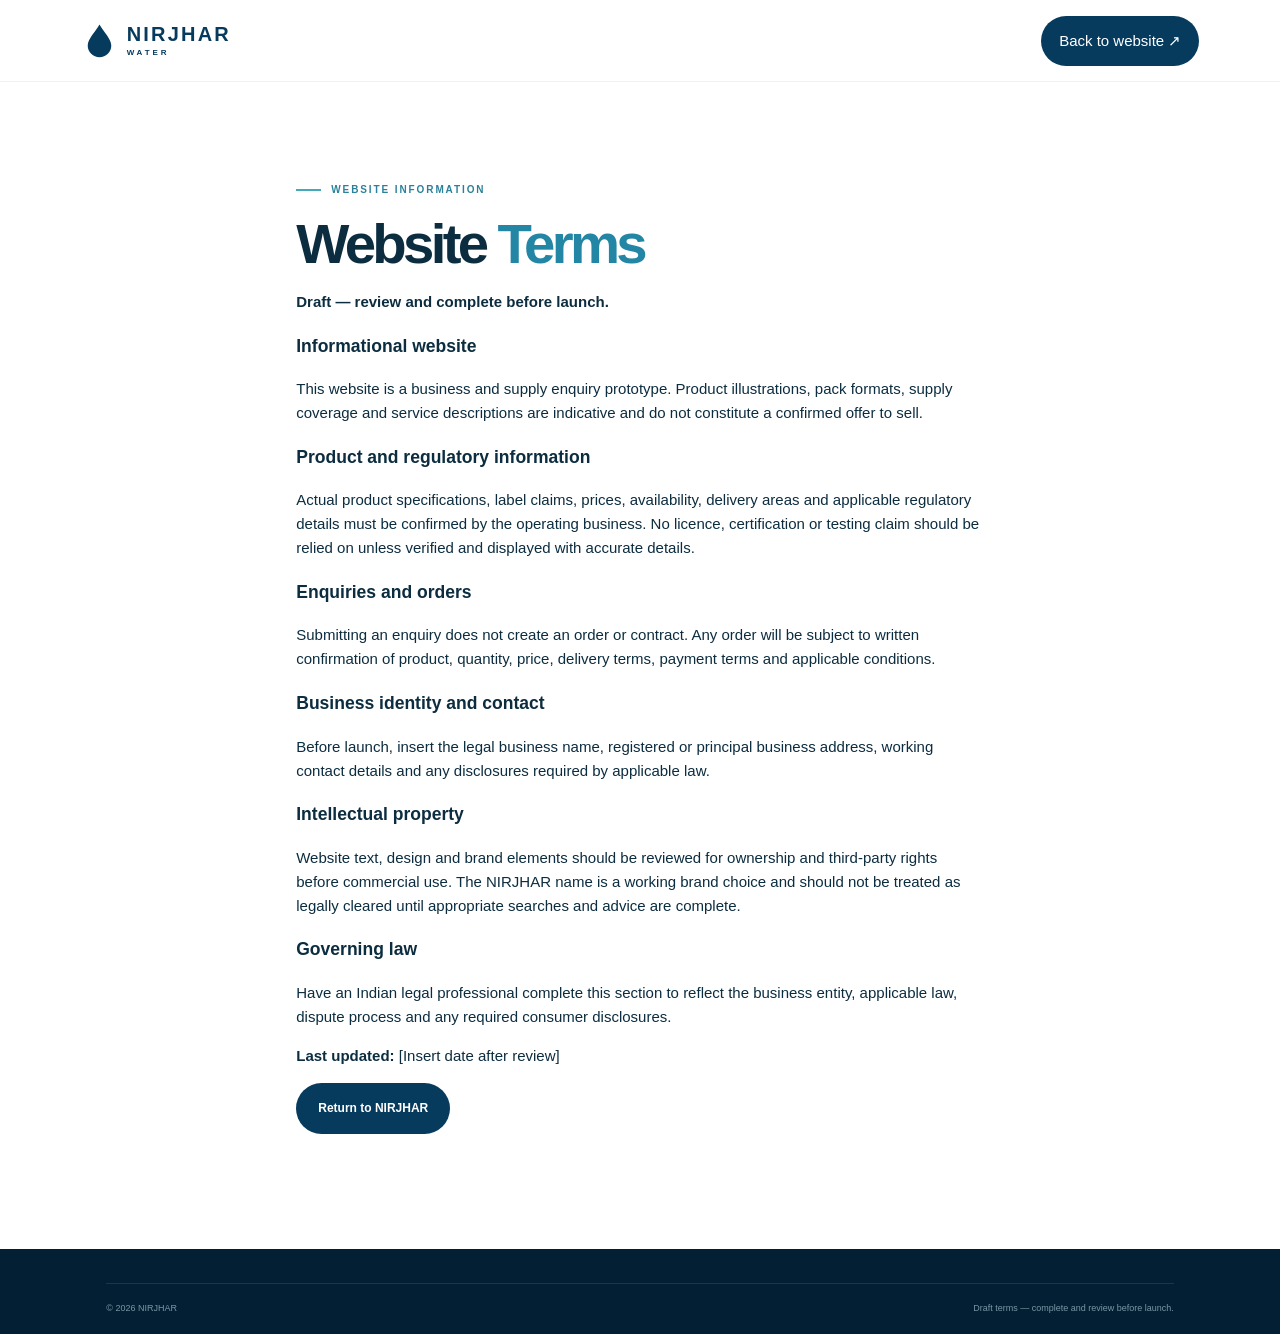
<file: terms.html>
<!doctype html>
<html lang="en"><head><meta charset="utf-8"><meta name="viewport" content="width=device-width,initial-scale=1"><meta name="robots" content="noindex,follow"><title>Website Terms | NIRJHAR</title><link rel="stylesheet" href="styles.css"></head><body>
<header class="site-header"><a class="brand" href="index.html"><span class="brand-mark"><svg viewBox="0 0 44 44"><path d="M22 3C17 12 8 20 8 28a14 14 0 0 0 28 0C36 20 27 12 22 3Z" fill="currentColor"/></svg></span><span class="brand-name">NIRJHAR<span>WATER</span></span></a><a class="nav-cta" href="index.html">Back to website ↗</a></header>
<main class="section" style="max-width:900px;margin:auto"><div class="eyebrow"><span class="eyebrow-line"></span> WEBSITE INFORMATION</div><h2>Website <em>Terms</em></h2><p><b>Draft — review and complete before launch.</b></p><h3>Informational website</h3><p>This website is a business and supply enquiry prototype. Product illustrations, pack formats, supply coverage and service descriptions are indicative and do not constitute a confirmed offer to sell.</p><h3>Product and regulatory information</h3><p>Actual product specifications, label claims, prices, availability, delivery areas and applicable regulatory details must be confirmed by the operating business. No licence, certification or testing claim should be relied on unless verified and displayed with accurate details.</p><h3>Enquiries and orders</h3><p>Submitting an enquiry does not create an order or contract. Any order will be subject to written confirmation of product, quantity, price, delivery terms, payment terms and applicable conditions.</p><h3>Business identity and contact</h3><p>Before launch, insert the legal business name, registered or principal business address, working contact details and any disclosures required by applicable law.</p><h3>Intellectual property</h3><p>Website text, design and brand elements should be reviewed for ownership and third-party rights before commercial use. The NIRJHAR name is a working brand choice and should not be treated as legally cleared until appropriate searches and advice are complete.</p><h3>Governing law</h3><p>Have an Indian legal professional complete this section to reflect the business entity, applicable law, dispute process and any required consumer disclosures.</p><p><b>Last updated:</b> [Insert date after review]</p><p><a class="button button-primary" href="index.html">Return to NIRJHAR</a></p></main><footer class="site-footer"><div class="footer-bottom"><span>© <span id="year"></span> NIRJHAR</span><span>Draft terms — complete and review before launch.</span></div></footer><script>document.getElementById('year').textContent=new Date().getFullYear()</script></body></html>
</file>
<file: styles.css>
:root{--navy:#073b5d;--deep:#052b46;--blue:#087db4;--cyan:#8edce4;--mint:#dff4ec;--cream:#f7f5ef;--ink:#0c2d40;--muted:#5c7480;--line:#d9e5e8;--white:#fff;--radius:22px;--font:'DM Sans',sans-serif;--display:'Manrope',sans-serif}*{box-sizing:border-box}html{scroll-behavior:smooth;scroll-padding-top:88px}body{margin:0;color:var(--ink);font-family:var(--font);font-size:15px;line-height:1.6;background:#fff}a{color:inherit;text-decoration:none}button,input,select,textarea{font:inherit}.announcement{height:34px;background:var(--deep);color:#cbe7ef;display:flex;align-items:center;justify-content:center;gap:9px;font-size:11px;letter-spacing:.09em;text-transform:uppercase}.announcement-dot{width:6px;height:6px;border-radius:50%;background:#72e0c0}.site-header{height:82px;padding:0 6.3%;display:flex;align-items:center;justify-content:space-between;background:#fff;position:sticky;top:0;z-index:20;border-bottom:1px solid #edf2f3}.brand{display:flex;align-items:center;gap:9px;color:var(--navy)}.brand-mark{display:inline-flex;width:37px;height:37px}.brand-mark svg{width:100%;height:100%}.brand-name{font-family:var(--display);font-size:20px;letter-spacing:.11em;font-weight:800;line-height:1}.brand-name span{display:block;font-family:var(--font);font-size:8px;letter-spacing:.36em;margin-top:5px;font-weight:700}.nav-links{display:flex;align-items:center;gap:34px;font-size:12px;font-weight:700;color:#365362}.nav-links>a:not(.nav-cta):hover{color:var(--blue)}.nav-cta{background:var(--navy);color:white;padding:13px 18px;border-radius:100px}.nav-cta span{margin-left:10px}.menu-toggle{display:none;border:0;background:transparent;font-size:25px;color:var(--navy)}.hero{min-height:660px;display:grid;grid-template-columns:1fr 1fr;position:relative;overflow:hidden;background:linear-gradient(105deg,#f4fbfc 0%,#eef9fa 48%,#c9edf0 100%);padding:65px 8.3% 68px}.hero-copy{position:relative;z-index:2;max-width:510px;padding-top:29px}.eyebrow{font-size:10px;font-weight:800;letter-spacing:.19em;color:#2b819a;display:flex;align-items:center;gap:10px}.eyebrow-line{width:25px;height:2px;background:#45a9b7;display:inline-block}.hero h1,.section h2,.business-section h2,.contact-section h2{font-family:var(--display);font-size:clamp(48px,5.7vw,77px);line-height:1.03;letter-spacing:-.065em;margin:25px 0 22px;font-weight:800}.hero h1 em,.section h2 em,.business-section h2 em,.contact-section h2 em{font-style:normal;color:#2386a4}.hero-lead{max-width:415px;color:#57727e;font-size:15px;line-height:1.9}.hero-actions{display:flex;align-items:center;gap:24px;margin-top:30px}.button{display:inline-flex;justify-content:center;align-items:center;gap:23px;border:0;border-radius:100px;padding:16px 22px;font-size:12px;font-weight:800;cursor:pointer;transition:transform .2s,box-shadow .2s}.button:hover{transform:translateY(-2px);box-shadow:0 10px 24px #052b4620}.button-primary{background:var(--navy);color:white}.button-primary span,.button-light span{font-size:17px}.text-link{font-size:12px;font-weight:800;color:var(--navy)}.text-link span{margin-left:8px}.hero-trust{display:flex;align-items:center;gap:13px;margin-top:48px}.trust-icon{height:36px;width:36px;border:1px solid #b5dadd;border-radius:50%;display:grid;place-items:center;color:#22869c}.hero-trust strong,.hero-trust span{display:block}.hero-trust strong{font-size:11px}.hero-trust span{font-size:10px;color:#64818b;margin-top:3px}.hero-visual{position:relative;min-height:500px;display:flex;align-items:center;justify-content:center}.visual-sun{position:absolute;width:360px;height:360px;background:#b6e7e7;border-radius:50%;right:3%;top:6%;opacity:.7}.visual-waterline{position:absolute;bottom:8%;left:0;right:-15%;height:110px;border-radius:50% 50% 0 0;background:#9ddce1;transform:rotate(-8deg);opacity:.8}.hero-bottle{position:absolute;z-index:2;filter:drop-shadow(18px 24px 16px #1d73832b)}.bottle-large{height:380px;width:143px;left:32%;top:12%}.bottle-cap{position:absolute;left:43px;top:0;width:57px;height:28px;border-radius:6px 6px 3px 3px;background:repeating-linear-gradient(90deg,#0b6c9c 0 3px,#1589b9 3px 5px)}.bottle-neck{position:absolute;left:47px;top:23px;width:49px;height:55px;background:linear-gradient(90deg,#b9e9ee,#f8ffff 35%,#a6dce5 70%,#d7f4f4);border-radius:5px 5px 9px 9px}.bottle-body{position:absolute;top:66px;left:0;width:143px;height:306px;border-radius:28px 28px 36px 36px;background:linear-gradient(90deg,#a5dce7 0%,#e8ffff 18%,#d5f5f6 52%,#8bcad9 82%,#c2eaf0 100%);border:1px solid #9bd3df;overflow:hidden}.bottle-body:before,.bottle-body:after{content:"";position:absolute;top:12px;bottom:10px;width:10px;border-radius:20px;background:#fff5;left:15px}.bottle-body:after{left:auto;right:14px;background:#5eabbf30}.bottle-shine{position:absolute;left:27px;top:18px;width:14px;height:90px;border-radius:100%;background:#fff9;transform:rotate(4deg)}.bottle-label{position:absolute;left:0;right:0;top:103px;height:106px;background:#f9ffffed;display:flex;align-items:center;justify-content:center;flex-direction:column;color:var(--navy);z-index:2}.label-drop{font-size:14px;color:#2f9db6}.bottle-label b{font-family:var(--display);font-size:15px;letter-spacing:.13em}.bottle-label small{font-size:5px;letter-spacing:.12em;margin-top:4px}.label-wave{height:15px;width:100%;margin-top:10px;background:linear-gradient(170deg,transparent 0 30%,#62c2d1 31% 43%,transparent 44% 51%,#a7e0e4 52% 70%,transparent 71%)}.bottle-small{height:235px;width:90px;right:8%;top:34%;transform:rotate(8deg) scale(.82);z-index:3}.bottle-small .bottle-cap{left:29px;width:37px;height:19px}.bottle-small .bottle-neck{left:32px;top:17px;width:31px;height:34px}.bottle-small .bottle-body{top:45px;width:90px;height:185px;border-radius:20px 20px 27px 27px}.bottle-small .bottle-label{top:63px;height:65px}.bottle-small .bottle-label b{font-size:9px}.bottle-small .bottle-label small{font-size:4px}.visual-card{position:absolute;bottom:14%;left:2%;z-index:4;display:flex;gap:12px;align-items:center;padding:14px 18px;border:1px solid #ffffffa8;background:#ffffffb8;backdrop-filter:blur(8px);border-radius:14px;box-shadow:0 12px 32px #2c718017}.card-star{font-size:25px;color:#2186a4}.visual-card b,.visual-card small{display:block}.visual-card b{font-size:11px}.visual-card small{font-size:9px;color:#6a828d}.visual-caption{position:absolute;right:0;bottom:4%;font-family:var(--display);font-size:11px;line-height:1.6;color:#397f8d;text-align:right;font-weight:700}.hero-bg-orb{position:absolute;border:1px solid #b7e1e4;border-radius:50%}.orb-one{width:300px;height:300px;right:-170px;top:8%}.orb-two{width:500px;height:500px;left:-400px;bottom:-350px}.hero-bottom-note{position:absolute;left:8.3%;bottom:23px;display:flex;align-items:center;gap:13px;font-size:9px;letter-spacing:.14em;color:#70909b}.note-rule{height:1px;width:45px;background:#9fcbd2}.ticker{height:58px;background:#073b5d;color:#d6f3f3;display:flex;align-items:center;overflow:hidden}.ticker-track{display:flex;align-items:center;justify-content:space-around;gap:38px;min-width:100%;white-space:nowrap;font-size:10px;font-weight:800;letter-spacing:.2em}.ticker i{font-style:normal;color:#75d5d9;font-size:16px}.section{padding:100px 8.3%}.section-heading{display:flex;justify-content:space-between;align-items:end;gap:40px;margin-bottom:43px}.section h2,.business-section h2,.contact-section h2{font-size:clamp(39px,4.4vw,58px);margin:17px 0}.section-heading>p{max-width:350px;color:var(--muted);font-size:13px;line-height:1.9;margin:0 0 8px}.product-grid{display:grid;grid-template-columns:repeat(3,1fr);gap:18px}.product-card{border-radius:var(--radius);overflow:hidden;min-width:0}.product-card-blue{background:#e5f5fa}.product-card-mint{background:#e5f4ec}.product-card-sand{background:#f4f0e7}.product-top{display:flex;align-items:center;justify-content:space-between;padding:23px 24px 0}.product-tag{font-size:9px;letter-spacing:.13em;font-weight:800;color:#386a7a}.product-index{font-size:10px;color:#7d9aa3}.product-art{height:220px;position:relative;display:flex;align-items:center;justify-content:center;overflow:hidden}.mini-bottles{gap:12px;align-items:end;padding-bottom:17px}.mini-bottle{position:relative;width:43px;height:128px;border-radius:11px 11px 14px 14px;background:linear-gradient(90deg,#a2dfe9,#efffff 35%,#8bcbd9);border:1px solid #9bcfd8;box-shadow:8px 12px 16px #2a80901b}.mini-bottle:nth-child(2){height:153px;width:49px}.mini-bottle i{position:absolute;top:-13px;left:13px;width:17px;height:15px;border-radius:3px;background:#0c6892}.mini-bottle b{position:absolute;top:43%;left:0;right:0;background:#fffE;text-align:center;font-size:11px;color:var(--navy);padding:5px 0}.jar-art{align-items:end;padding-bottom:15px}.water-jar{position:relative;width:115px;height:174px;filter:drop-shadow(10px 12px 10px #3c82751b)}.jar-cap{position:absolute;top:0;left:41px;width:34px;height:19px;border-radius:5px 5px 2px 2px;background:#147c91}.jar-neck{position:absolute;top:16px;left:34px;width:48px;height:35px;border-radius:8px 8px 12px 12px;background:linear-gradient(90deg,#8ecfc8,#effff7,#8ecfc8)}.jar-body{position:absolute;top:44px;left:0;width:115px;height:126px;border-radius:20px 20px 29px 29px;background:linear-gradient(90deg,#80c7c0,#d9f5e9 25%,#f4fff8 55%,#83c6bb);border:1px solid #91cfc3;display:flex;align-items:center;justify-content:center;flex-direction:column;color:#075d6c}.jar-body b{font-family:var(--display);font-size:11px;letter-spacing:.12em;background:#ffffffe0;padding:8px 5px}.jar-body small{font-size:10px;font-weight:800;margin-top:5px}.jar-shadow{position:absolute;bottom:3px;width:140px;height:13px;border-radius:50%;background:#8ab8a54d}.crate-art{flex-direction:column;gap:12px}.crate{display:grid;grid-template-columns:repeat(3,40px);gap:7px;padding:13px;border:3px solid #b5b2a2;border-radius:8px;background:#dedbcd;box-shadow:10px 12px 0 #d4d0c1}.crate-bottle{height:64px;background:linear-gradient(90deg,#a7dce3,#f4ffff,#8ac5d3);border-radius:8px 8px 11px 11px;text-align:center;padding-top:24px;font-size:10px;font-weight:800;color:#0b5773;border:1px solid #a3cdd1}.crate-label{font-size:9px;font-weight:800;letter-spacing:.15em;color:#7c796d}.product-info{padding:0 24px 23px}.product-info h3{font-family:var(--display);font-size:20px;letter-spacing:-.04em;margin:0 0 7px}.product-info p{font-size:12px;color:#58727d;min-height:40px;margin:0;line-height:1.75}.product-bottom{border-top:1px solid #ffffffa6;margin-top:19px;padding-top:15px;display:flex;justify-content:space-between;align-items:center;font-size:10px;color:#577581}.product-bottom a{width:31px;height:31px;display:grid;place-items:center;border-radius:50%;background:#fff9;font-size:17px;color:var(--navy)}.small-note{font-size:10px;color:#82949a;margin:18px 0 0}.business-section{background:var(--navy);color:#fff;display:grid;grid-template-columns:1.1fr .9fr;min-height:560px;position:relative;overflow:hidden;padding:85px 8.3%}.eyebrow-light{color:#a7e1e5}.eyebrow-light .eyebrow-line{background:#72d1d6}.business-section h2{font-size:clamp(40px,4.3vw,59px);margin:22px 0}.business-section h2 em,.contact-section h2 em{color:#8edce4}.business-content>p{color:#b8d4df;font-size:13px;line-height:1.9;max-width:460px}.business-points{margin:28px 0 32px;display:grid;gap:13px;max-width:390px}.business-points div{display:flex;align-items:center;gap:15px;border-bottom:1px solid #ffffff20;padding-bottom:12px}.business-points span{font-size:9px;color:#72d4dc;letter-spacing:.1em}.business-points b{font-size:12px;font-weight:600}.button-light{background:#b4edf0;color:#063b5d}.business-visual{position:relative;min-height:390px;display:flex;align-items:center;justify-content:center}.route{position:absolute;border:1px solid #6db4c4;border-radius:50%;width:390px;height:250px;transform:rotate(-35deg)}.route-two{width:310px;height:190px;transform:rotate(35deg);border-style:dashed;opacity:.7}.delivery-box{width:190px;height:175px;position:relative;z-index:2;transform:rotate(-7deg);filter:drop-shadow(18px 20px 14px #001a2c50)}.box-top{position:absolute;top:0;left:35px;width:120px;height:43px;background:#d7c7a4;transform:skewY(-24deg);border:1px solid #b9a984}.box-front{position:absolute;top:30px;left:0;width:145px;height:135px;background:#f4edda;display:flex;align-items:center;justify-content:center;flex-direction:column;color:#075073;clip-path:polygon(0 0,100% 0,100% 100%,0 88%)}.box-front b{font-family:var(--display);font-size:18px;letter-spacing:.11em}.box-front small{font-size:7px;letter-spacing:.2em}.box-drop{font-size:22px;color:#319db6}.box-side{position:absolute;top:30px;right:0;width:45px;height:124px;background:#c7b58e;transform:skewY(15deg);transform-origin:left}.business-stamp{position:absolute;right:0;bottom:25px;width:105px;height:105px;border:1px solid #77c3cc;border-radius:50%;display:flex;align-items:center;justify-content:center;flex-direction:column;color:#a9e8eb;font-size:9px;letter-spacing:.16em;transform:rotate(13deg)}.business-stamp b{font-size:20px;margin:2px}.business-shape{position:absolute;width:450px;height:450px;border-radius:50%;border:1px solid #ffffff0e;left:-300px;bottom:-300px}.promise-section{display:grid;grid-template-columns:.8fr 1.2fr;gap:80px 10%;align-items:start}.promise-intro>p{font-size:13px;color:var(--muted);line-height:1.9;max-width:350px}.promise-list article{display:grid;grid-template-columns:40px 1fr 25px;gap:14px;padding:22px 0;border-bottom:1px solid var(--line)}.promise-list article:first-child{padding-top:4px}.promise-number{font-size:10px;color:#3999aa;font-weight:800;padding-top:5px}.promise-list h3{font-family:var(--display);font-size:16px;margin:0 0 5px}.promise-list p{font-size:12px;color:var(--muted);margin:0;line-height:1.8}.promise-symbol{color:#2a8ea2;font-size:18px}.compliance-note{grid-column:1/-1;display:flex;align-items:flex-start;gap:13px;padding:18px 20px;border:1px solid #dbe9e8;border-radius:12px;background:#f7fbf9}.compliance-icon{width:24px;height:24px;flex:0 0 24px;border-radius:50%;display:grid;place-items:center;background:#d9f1ed;color:#16766d;font-weight:800;font-size:12px}.compliance-note p{margin:0;font-size:11px;line-height:1.8;color:#57717a}.contact-section{background:#052b46;color:white;display:grid;grid-template-columns:.8fr 1.2fr;gap:10%;padding:90px 8.3%;position:relative}.contact-left>p{font-size:13px;line-height:1.9;color:#bad1dc;max-width:360px}.contact-detail{display:flex;align-items:center;gap:13px;margin-top:24px}.contact-icon{width:37px;height:37px;border:1px solid #ffffff38;border-radius:50%;display:grid;place-items:center;color:#8edce4;font-size:19px}.contact-detail b,.contact-detail span{display:block}.contact-detail b{font-size:11px}.contact-detail div span{font-size:10px;color:#a9c5d1;margin-top:3px}.enquiry-form{background:#fff;color:var(--ink);border-radius:20px;padding:30px 32px;box-shadow:0 18px 60px #00132125}.form-head{display:flex;justify-content:space-between;align-items:center;margin-bottom:21px}.form-head h3{font-family:var(--display);font-size:21px;margin:0;letter-spacing:-.04em}.form-head>span{font-size:10px;color:#7d9097}.form-row{display:grid;grid-template-columns:1fr 1fr;gap:15px}.enquiry-form label{display:block;font-size:11px;font-weight:700;color:#355362;margin-bottom:15px}.enquiry-form input:not([type=checkbox]),.enquiry-form select,.enquiry-form textarea{display:block;width:100%;margin-top:7px;padding:12px 13px;border:1px solid #dce7e9;border-radius:8px;background:#fbfdfd;color:#183b4d;font-size:12px;outline:none}.enquiry-form input:focus,.enquiry-form select:focus,.enquiry-form textarea:focus{border-color:#2494ac;box-shadow:0 0 0 3px #2494ac19}.enquiry-form textarea{resize:vertical}.consent{display:flex!important;align-items:flex-start;gap:9px;font-weight:500!important;line-height:1.6}.consent input{margin-top:3px;accent-color:#075577}.consent a{color:#087d9d;text-decoration:underline}.form-submit{width:100%;border-radius:9px}.form-note{font-size:9px;color:#7b8f96;line-height:1.7;margin:12px 0 0}.form-result{display:none;margin-top:12px;padding:12px;border-radius:8px;background:#edf8f6;color:#176b61;font-size:11px;white-space:pre-wrap}.site-footer{padding:34px 8.3% 18px;background:#031f33;color:#a8c1cd}.footer-main{display:flex;align-items:center;gap:30px;flex-wrap:wrap;padding-bottom:27px}.brand-footer{color:#dff7f6}.footer-main>p{font-size:11px;margin-right:auto}.footer-links{display:flex;gap:21px;flex-wrap:wrap;font-size:10px}.footer-links a:hover{color:#fff}.footer-bottom{border-top:1px solid #ffffff19;padding-top:17px;display:flex;justify-content:space-between;gap:15px;font-size:9px;color:#7797a5}@media(max-width:900px){.hero{padding-left:6%;padding-right:6%;grid-template-columns:1fr 1fr}.hero h1{font-size:57px}.hero-visual{transform:scale(.9)}.section,.business-section,.contact-section{padding-left:6%;padding-right:6%}.promise-section{gap:50px 6%}.nav-links{gap:19px}.business-visual{transform:scale(.85)}}@media(max-width:700px){.announcement{font-size:9px;letter-spacing:.04em}.site-header{height:70px;padding:0 5%}.brand-name{font-size:17px}.brand-mark{width:32px;height:32px}.menu-toggle{display:block}.nav-links{display:none;position:absolute;top:69px;left:0;right:0;background:#fff;padding:18px 5% 25px;box-shadow:0 16px 22px #092c3b15;align-items:stretch;gap:0;flex-direction:column}.nav-links.open{display:flex}.nav-links a{padding:13px 0}.nav-links .nav-cta{padding:13px 16px;margin-top:8px;text-align:center}.hero{display:flex;flex-direction:column;padding:42px 6% 60px;min-height:auto}.hero-copy{padding-top:0}.hero h1{font-size:clamp(51px,13vw,70px);margin-top:19px}.hero-lead{font-size:14px}.hero-actions{gap:17px;flex-wrap:wrap}.button{padding:14px 17px;gap:13px}.hero-trust{margin-top:30px}.hero-visual{min-height:390px;margin-top:10px;transform:none}.visual-sun{width:280px;height:280px;right:4%;top:7%}.bottle-large{height:320px;transform:scale(.84);transform-origin:top center;left:30%;top:9%}.bottle-small{right:4%;top:33%;transform:scale(.68) rotate(8deg)}.visual-card{bottom:9%;left:0;padding:11px 13px}.visual-caption{bottom:1%;right:0}.hero-bottom-note{left:6%;bottom:18px}.ticker{height:48px}.ticker-track{gap:20px;font-size:9px;justify-content:flex-start;padding-left:20px}.section{padding:68px 6%}.section-heading{display:block;margin-bottom:28px}.section h2,.business-section h2,.contact-section h2{font-size:42px}.section-heading>p{margin-top:20px}.product-grid{grid-template-columns:1fr;gap:15px}.product-card{display:grid;grid-template-columns:1fr}.product-art{height:190px}.product-info p{min-height:0}.business-section{grid-template-columns:1fr;padding:66px 6% 45px}.business-visual{min-height:310px;transform:none}.route{width:310px;height:200px}.delivery-box{transform:scale(.88) rotate(-7deg)}.business-stamp{right:4%;bottom:5px;width:85px;height:85px}.promise-section{grid-template-columns:1fr;gap:30px}.promise-intro>p{max-width:500px}.compliance-note{grid-column:auto}.contact-section{grid-template-columns:1fr;gap:35px;padding:65px 6%}.contact-left>p{max-width:500px}.enquiry-form{padding:23px 19px}.form-row{grid-template-columns:1fr;gap:0}.site-footer{padding:30px 6% 17px}.footer-main{gap:16px}.footer-main>p{width:100%;margin:0}.footer-links{gap:14px}.footer-bottom{flex-direction:column;gap:6px}}@media(prefers-reduced-motion:reduce){html{scroll-behavior:auto}*,*:before,*:after{transition:none!important;animation:none!important}}

/* Photo-led visual refresh: replace CSS product illustrations with editorial photography. */
.hero-photo{overflow:hidden;border-radius:30px;min-height:500px;isolation:isolate;background:#d7edf0;box-shadow:0 26px 65px #123e4c18;transform:rotate(0deg)}
.hero-photo-image{position:absolute;inset:0;width:100%;height:100%;object-fit:cover;object-position:center;display:block}
.hero-photo-wash{position:absolute;inset:0;background:linear-gradient(180deg,#082e3b00 38%,#082e3b75 100%),linear-gradient(120deg,#e5f6f350,#0e61701c);z-index:1}
.hero-photo .visual-card{left:22px;bottom:28px;background:#ffffffdf;border:1px solid #ffffffb8;backdrop-filter:blur(14px);z-index:3}
.hero-photo .visual-caption{right:22px;bottom:31px;color:#fff;z-index:3;text-shadow:0 2px 12px #001c2a66}
.photo-chip{position:absolute;z-index:3;top:22px;left:22px;padding:10px 13px;border-radius:100px;background:#ffffffdc;color:#174e60;font-size:9px;letter-spacing:.13em;font-weight:800;display:flex;align-items:center;gap:8px;backdrop-filter:blur(12px)}
.photo-chip-dot{width:7px;height:7px;border-radius:50%;background:#36b8a0;box-shadow:0 0 0 4px #36b8a022}
.product-photo{height:245px;display:block;background:#e8f2f2;position:relative}
.product-photo img{width:100%;height:100%;object-fit:cover;display:block;transition:transform .55s cubic-bezier(.2,.7,.2,1)}
.product-card:hover .product-photo img{transform:scale(1.045)}
.product-photo:after{content:"";position:absolute;inset:40% 0 0;background:linear-gradient(180deg,transparent,#082e3b4d);pointer-events:none}
.image-count{position:absolute;bottom:15px;left:17px;z-index:1;color:#fff;font-size:9px;font-weight:800;letter-spacing:.16em}
.business-photo{min-height:440px;border-radius:28px;overflow:hidden;position:relative;isolation:isolate;background:#174b59;box-shadow:0 25px 65px #001b2a2b}
.business-photo>img{position:absolute;inset:0;width:100%;height:100%;object-fit:cover;display:block}
.business-photo:after{content:"";position:absolute;inset:0;background:linear-gradient(180deg,#072b3a00 35%,#072b3ac9 100%);z-index:1}
.business-photo-caption{position:absolute;z-index:2;bottom:24px;left:24px;right:24px;display:flex;align-items:center;gap:13px;color:#fff}
.business-photo-caption>span{font-size:11px;color:#8ce2dc;font-weight:800;letter-spacing:.1em}
.business-photo-caption b,.business-photo-caption small{display:block}
.business-photo-caption b{font-family:var(--display);font-size:17px}
.business-photo-caption small{font-size:11px;color:#d1e3e7;margin-top:3px}
.product-card{transition:transform .25s,box-shadow .25s}.product-card:hover{transform:translateY(-4px);box-shadow:0 18px 38px #0b3b4c12}
:focus-visible{outline:3px solid #29a9b8;outline-offset:3px}
@media(max-width:900px){.hero-photo{min-height:430px}.business-photo{min-height:380px}}
@media(max-width:700px){.hero-photo{width:100%;min-height:390px;border-radius:22px;margin-top:18px}.hero-photo .visual-card{left:12px;bottom:14px;padding:10px 12px}.hero-photo .visual-caption{right:13px;bottom:17px;font-size:10px}.photo-chip{left:12px;top:12px;font-size:8px}.product-photo{height:220px}.business-photo{min-height:320px;border-radius:20px}.business-photo-caption{left:17px;right:17px;bottom:17px}}
</file>
